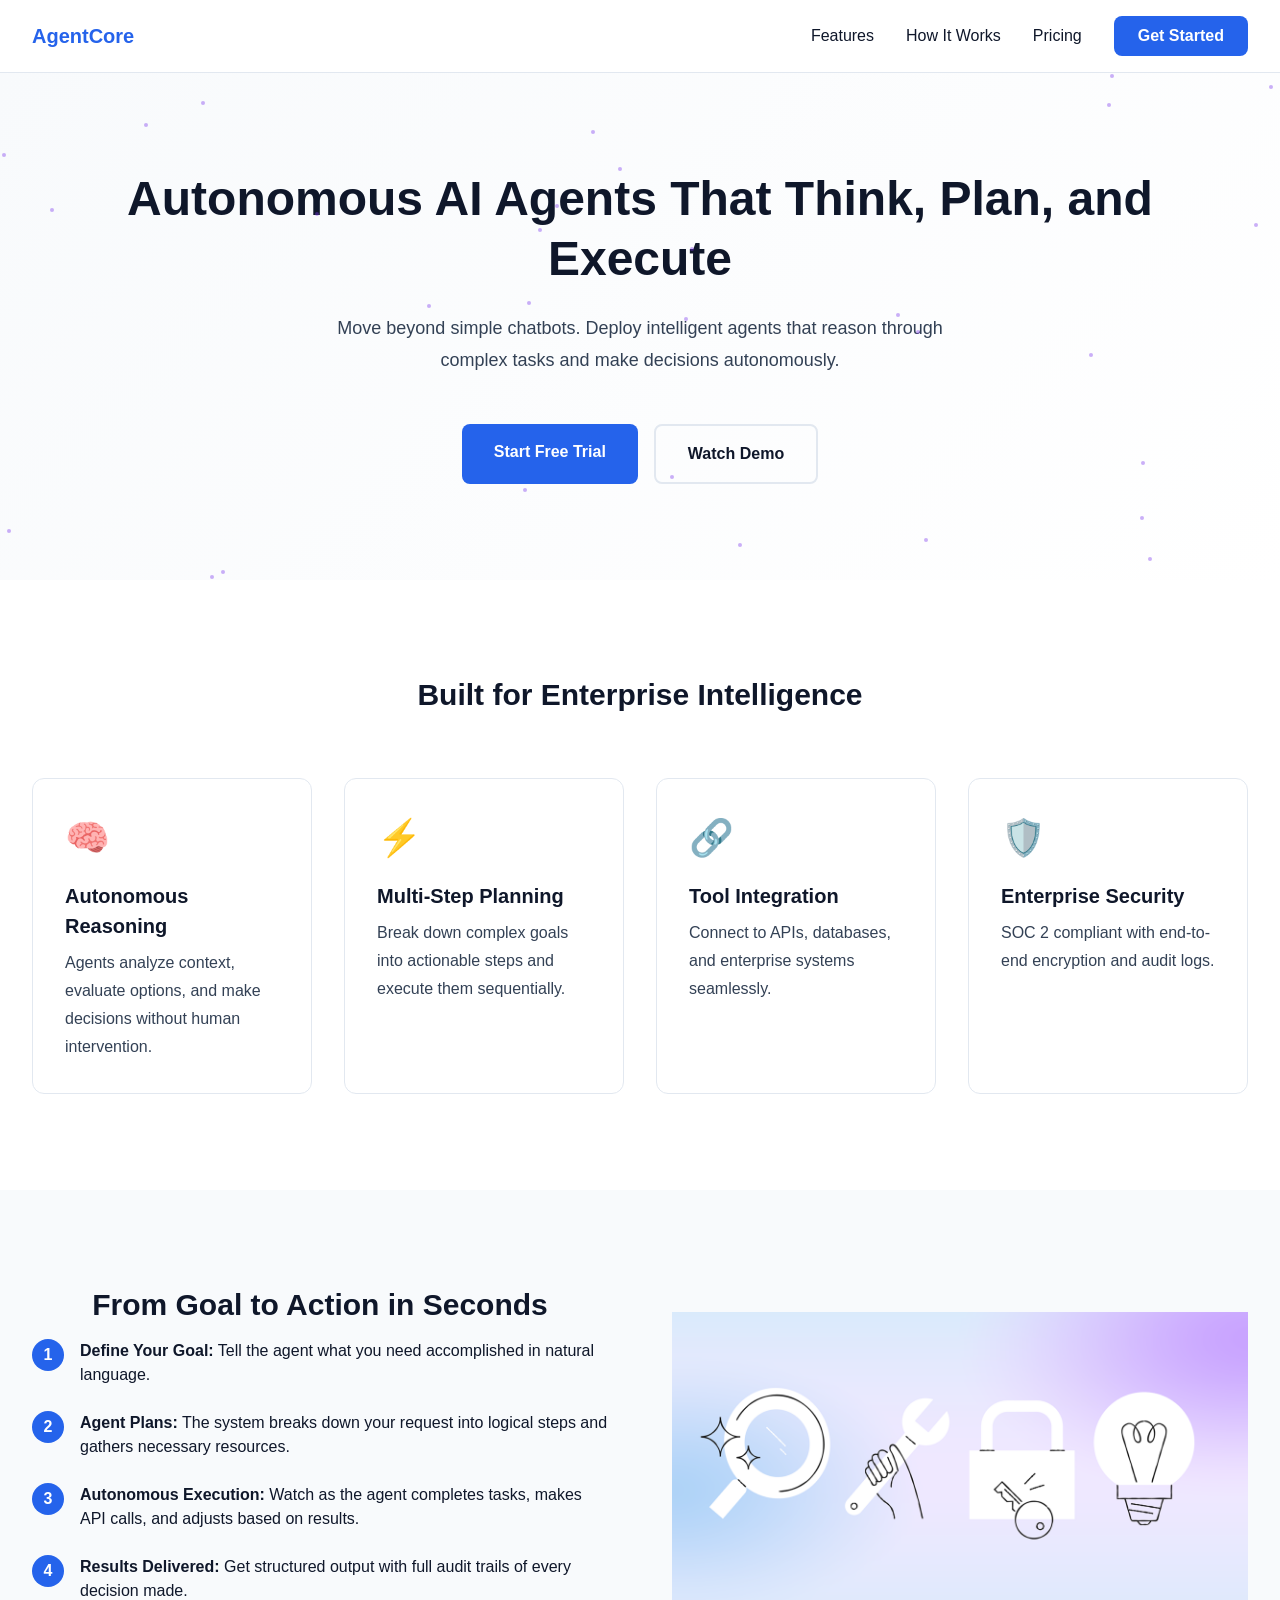
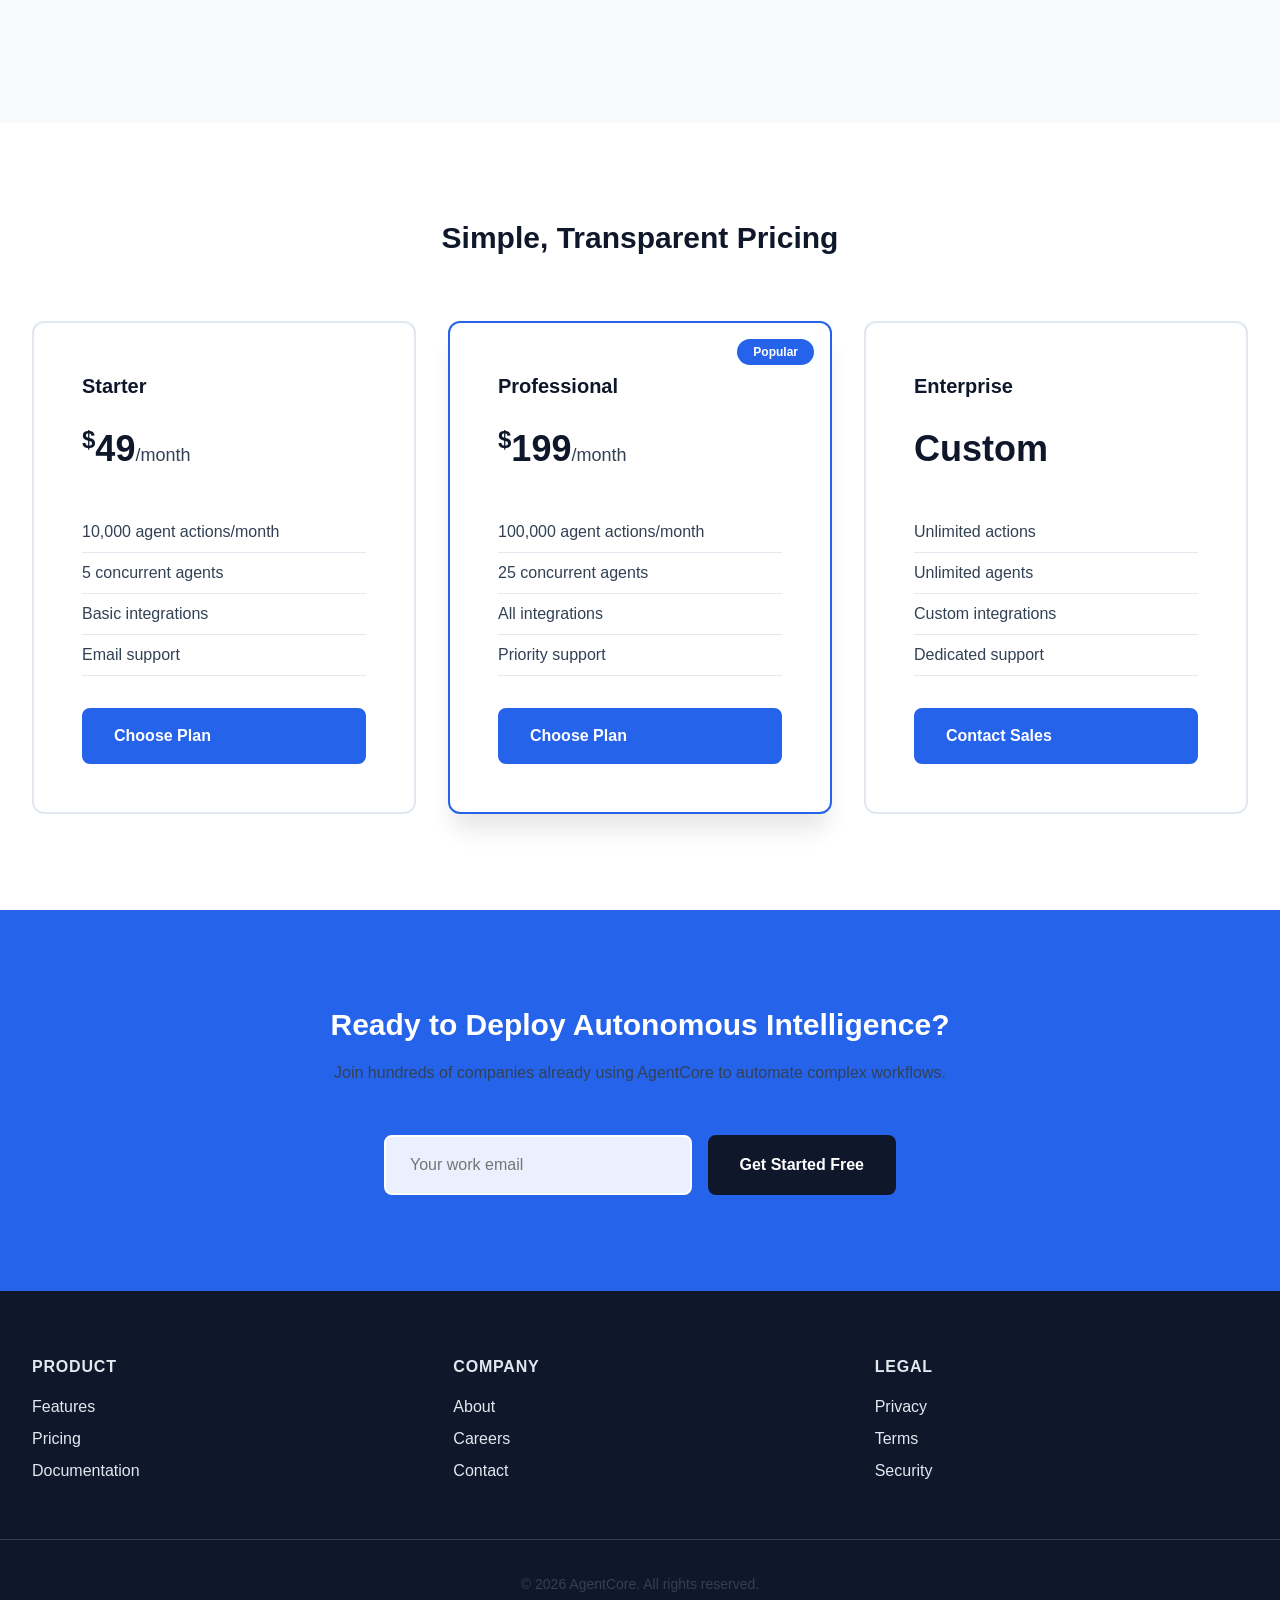
<file: index.html>
<!DOCTYPE html>
<html lang="en">
<head>
    <meta charset="UTF-8">
    <meta name="viewport" content="width=device-width, initial-scale=1.0">
    <meta name="description" content="Discover autonomous AI agents that reason, plan, and execute tasks independently. The future of intelligent automation is here.">
    <title>AgentCore - Autonomous AI Agents Platform</title>
    <link rel="stylesheet" href="styles/main.css">
</head>
<body>
    <header class="site-header" role="banner">
        <nav class="nav-container" role="navigation" aria-label="Main navigation">
            <div class="logo">AgentCore</div>
            <ul class="nav-links">
                <li><a href="#features">Features</a></li>
                <li><a href="#how-it-works">How It Works</a></li>
                <li><a href="#pricing">Pricing</a></li>
                <li><a href="#contact" class="btn-nav">Get Started</a></li>
            </ul>
        </nav>
    </header>

    <main>
        <section class="hero" role="region" aria-label="Hero section">
            <div class="hero-content">
                <h1>Autonomous AI Agents That Think, Plan, and Execute</h1>
                <p class="hero-description">Move beyond simple chatbots. Deploy intelligent agents that reason through complex tasks and make decisions autonomously.</p>
                <div class="cta-group">
                    <a href="#contact" class="btn-primary">Start Free Trial</a>
                    <a href="#how-it-works" class="btn-secondary">Watch Demo</a>
                </div>
            </div>
        </section>

        <section id="features" class="features-section" role="region" aria-label="Features">
            <h2>Built for Enterprise Intelligence</h2>
            <div class="features-grid">
                <article class="feature-card">
                    <div class="feature-icon" aria-hidden="true">🧠</div>
                    <h3>Autonomous Reasoning</h3>
                    <p>Agents analyze context, evaluate options, and make decisions without human intervention.</p>
                </article>
                <article class="feature-card">
                    <div class="feature-icon" aria-hidden="true">⚡</div>
                    <h3>Multi-Step Planning</h3>
                    <p>Break down complex goals into actionable steps and execute them sequentially.</p>
                </article>
                <article class="feature-card">
                    <div class="feature-icon" aria-hidden="true">🔗</div>
                    <h3>Tool Integration</h3>
                    <p>Connect to APIs, databases, and enterprise systems seamlessly.</p>
                </article>
                <article class="feature-card">
                    <div class="feature-icon" aria-hidden="true">🛡️</div>
                    <h3>Enterprise Security</h3>
                    <p>SOC 2 compliant with end-to-end encryption and audit logs.</p>
                </article>
            </div>
        </section>

        <section id="how-it-works" class="how-section" role="region" aria-label="How it works">
            <div class="how-content">
                <div class="how-text">
                    <h2>From Goal to Action in Seconds</h2>
                    <ol class="steps-list">
                        <li><strong>Define Your Goal:</strong> Tell the agent what you need accomplished in natural language.</li>
                        <li><strong>Agent Plans:</strong> The system breaks down your request into logical steps and gathers necessary resources.</li>
                        <li><strong>Autonomous Execution:</strong> Watch as the agent completes tasks, makes API calls, and adjusts based on results.</li>
                        <li><strong>Results Delivered:</strong> Get structured output with full audit trails of every decision made.</li>
                    </ol>
                </div>
                <div class="how-visual">
                    <img src="img.png" alt="Workflow visualization showing agent processing steps" class="how-visual-img">
                </div>
            </div>
        </section>

        <section id="pricing" class="pricing-section" role="region" aria-label="Pricing">
            <h2>Simple, Transparent Pricing</h2>
            <div class="pricing-grid">
                <article class="pricing-card">
                    <h3>Starter</h3>
                    <p class="price"><span class="currency">$</span>49<span class="period">/month</span></p>
                    <ul class="features-list">
                        <li>10,000 agent actions/month</li>
                        <li>5 concurrent agents</li>
                        <li>Basic integrations</li>
                        <li>Email support</li>
                    </ul>
                    <a href="#contact" class="btn-pricing">Choose Plan</a>
                </article>
                <article class="pricing-card featured">
                    <div class="badge">Popular</div>
                    <h3>Professional</h3>
                    <p class="price"><span class="currency">$</span>199<span class="period">/month</span></p>
                    <ul class="features-list">
                        <li>100,000 agent actions/month</li>
                        <li>25 concurrent agents</li>
                        <li>All integrations</li>
                        <li>Priority support</li>
                    </ul>
                    <a href="#contact" class="btn-pricing">Choose Plan</a>
                </article>
                <article class="pricing-card">
                    <h3>Enterprise</h3>
                    <p class="price">Custom</p>
                    <ul class="features-list">
                        <li>Unlimited actions</li>
                        <li>Unlimited agents</li>
                        <li>Custom integrations</li>
                        <li>Dedicated support</li>
                    </ul>
                    <a href="#contact" class="btn-pricing">Contact Sales</a>
                </article>
            </div>
        </section>

        <section id="contact" class="contact-section" role="region" aria-label="Contact">
            <div class="contact-content">
                <h2>Ready to Deploy Autonomous Intelligence?</h2>
                <p>Join hundreds of companies already using AgentCore to automate complex workflows.</p>
                <form class="contact-form" aria-label="Contact form">
                    <input type="email" placeholder="Your work email" required aria-label="Email address">
                    <button type="submit" class="btn-submit">Get Started Free</button>
                </form>
            </div>
        </section>
    </main>

    <footer class="site-footer" role="contentinfo">
        <div class="footer-content">
            <div class="footer-section">
                <h4>Product</h4>
                <ul>
                    <li><a href="#features">Features</a></li>
                    <li><a href="#pricing">Pricing</a></li>
                    <li><a href="#">Documentation</a></li>
                </ul>
            </div>
            <div class="footer-section">
                <h4>Company</h4>
                <ul>
                    <li><a href="#">About</a></li>
                    <li><a href="#">Careers</a></li>
                    <li><a href="#">Contact</a></li>
                </ul>
            </div>
            <div class="footer-section">
                <h4>Legal</h4>
                <ul>
                    <li><a href="#">Privacy</a></li>
                    <li><a href="#">Terms</a></li>
                    <li><a href="#">Security</a></li>
                </ul>
            </div>
        </div>
        <p class="copyright">© 2026 AgentCore. All rights reserved.</p>
    </footer>
    
    <script src="scripts/main.js"></script>
</body>
</html>
</file>
<file: styles/main.css>
/* Main CSS - Imports all stylesheets */
@import url('variables.css');
@import url('reset.css');
@import url('layout.css');
@import url('components.css');
@import url('interactions.css');
</file>
